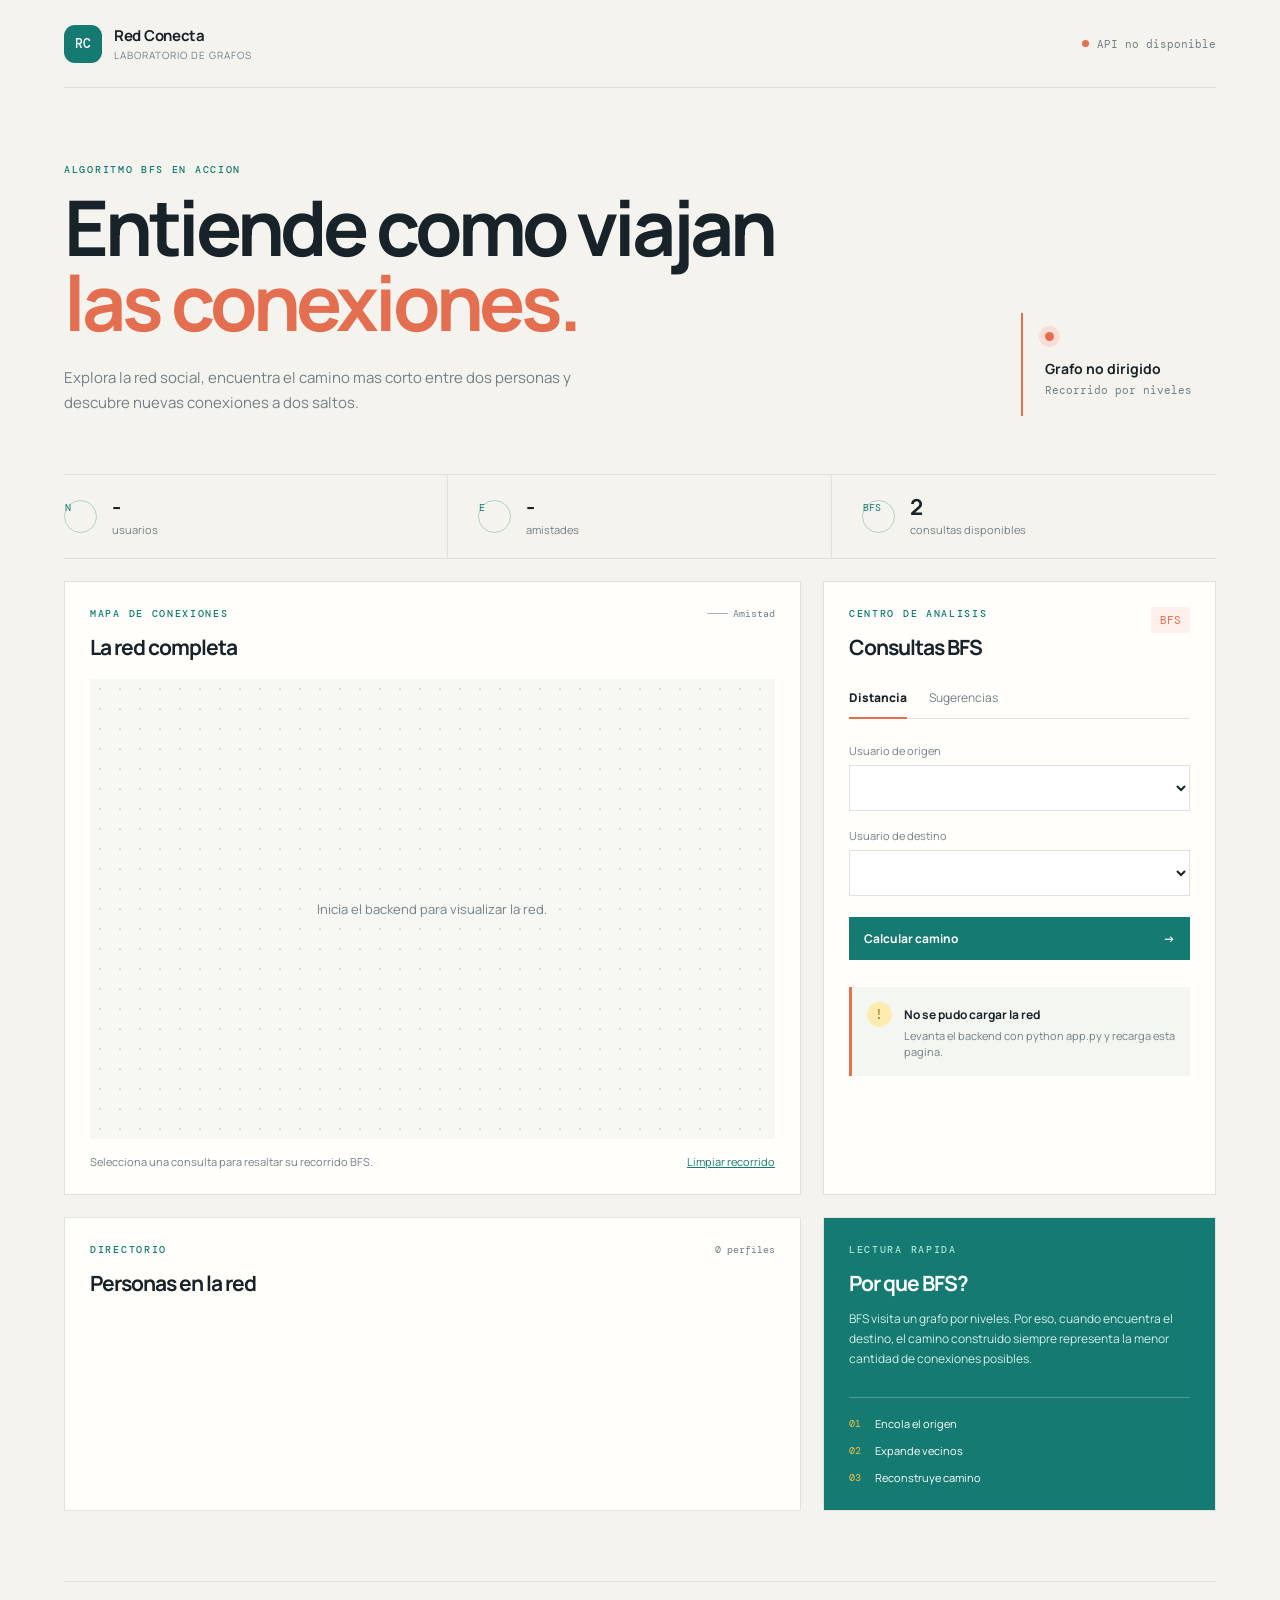
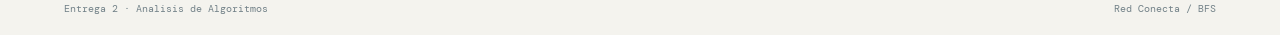
<file: Entrega2_Grafos/frontend/index.html>
<!doctype html> 
<html lang="es">
<head>
  <meta charset="utf-8">
  <meta name="viewport" content="width=device-width, initial-scale=1">
  <title>Red Conecta | Explorador BFS</title>
  <link rel="stylesheet" href="styles.css">
</head>
<body>
  <div class="app-shell">
    <header class="topbar">
      <a class="brand" href="#inicio" aria-label="Red Conecta, inicio">
        <span class="brand-mark">RC</span>
        <span><strong>Red Conecta</strong><small>Laboratorio de grafos</small></span>
      </a>
      <div class="api-status"><span id="status-dot"></span><span id="status-text">Conectando con la API...</span></div>
    </header>

    <main id="inicio">
      <section class="hero">
        <div>
          <p class="eyebrow">Algoritmo BFS en accion</p>
          <h1>Entiende como viajan<br><em>las conexiones.</em></h1>
          <p class="hero-copy">Explora la red social, encuentra el camino mas corto entre dos personas y descubre nuevas conexiones a dos saltos.</p>
        </div>
        <div class="hero-badge"><span class="pulse"></span><strong>Grafo no dirigido</strong><small>Recorrido por niveles</small></div>
      </section>

      <section class="metrics" aria-label="Resumen de la red">
        <article><span class="metric-icon">N</span><div><strong id="users-count">-</strong><span>usuarios</span></div></article>
        <article><span class="metric-icon">E</span><div><strong id="edges-count">-</strong><span>amistades</span></div></article>
        <article><span class="metric-icon">BFS</span><div><strong>2</strong><span>consultas disponibles</span></div></article>
      </section>

      <section class="workspace-grid">
        <article class="panel graph-panel">
          <div class="panel-heading"><div><p class="eyebrow">Mapa de conexiones</p><h2>La red completa</h2></div><span class="legend"><i class="legend-line"></i>Amistad</span></div>
          <div class="graph-stage"><canvas id="graph-canvas" aria-label="Visualizacion del grafo de amistades"></canvas><div id="graph-empty" class="empty-state">Inicia el backend para visualizar la red.</div></div>
          <div class="graph-footer"><span id="graph-caption">Selecciona una consulta para resaltar su recorrido BFS.</span><button id="reset-graph" class="text-button" type="button">Limpiar recorrido</button></div>
        </article>

        <aside class="panel controls-panel">
          <div class="panel-heading"><div><p class="eyebrow">Centro de analisis</p><h2>Consultas BFS</h2></div><span class="bfs-chip">BFS</span></div>
          <div class="tabs" role="tablist"><button class="tab active" data-tab="distance" role="tab" type="button">Distancia</button><button class="tab" data-tab="suggestions" role="tab" type="button">Sugerencias</button></div>

          <form id="distance-form" class="query-form">
            <label>Usuario de origen<select id="origin-select" required></select></label>
            <label>Usuario de destino<select id="destination-select" required></select></label>
            <button class="primary-button" type="submit">Calcular camino <span>-></span></button>
          </form>
          <form id="suggestions-form" class="query-form hidden">
            <label>Buscar conexiones para<select id="suggestion-select" required></select></label>
            <button class="primary-button" type="submit">Buscar sugerencias <span>-></span></button>
          </form>
          <div id="result" class="result-panel" aria-live="polite"><span class="result-mark">?</span><div><strong>Listo para explorar</strong><p>Elige una consulta para ver como BFS recorre la red.</p></div></div>
        </aside>
      </section>

      <section class="lower-grid">
        <article class="panel people-panel"><div class="panel-heading"><div><p class="eyebrow">Directorio</p><h2>Personas en la red</h2></div><span id="people-count" class="muted">0 perfiles</span></div><div id="people-list" class="people-list"></div></article>
        <article class="panel algorithm-panel"><p class="eyebrow">Lectura rapida</p><h2>Por que BFS?</h2><p>BFS visita un grafo por niveles. Por eso, cuando encuentra el destino, el camino construido siempre representa la menor cantidad de conexiones posibles.</p><div class="algorithm-steps"><span><b>01</b>Encola el origen</span><span><b>02</b>Expande vecinos</span><span><b>03</b>Reconstruye camino</span></div></article>
      </section>
    </main>
    <footer><span>Entrega 2 · Analisis de Algoritmos</span><span>Red Conecta / BFS</span></footer>
  </div>
  <script type="module" src="app.js"></script>
</body>
</html>
</file>
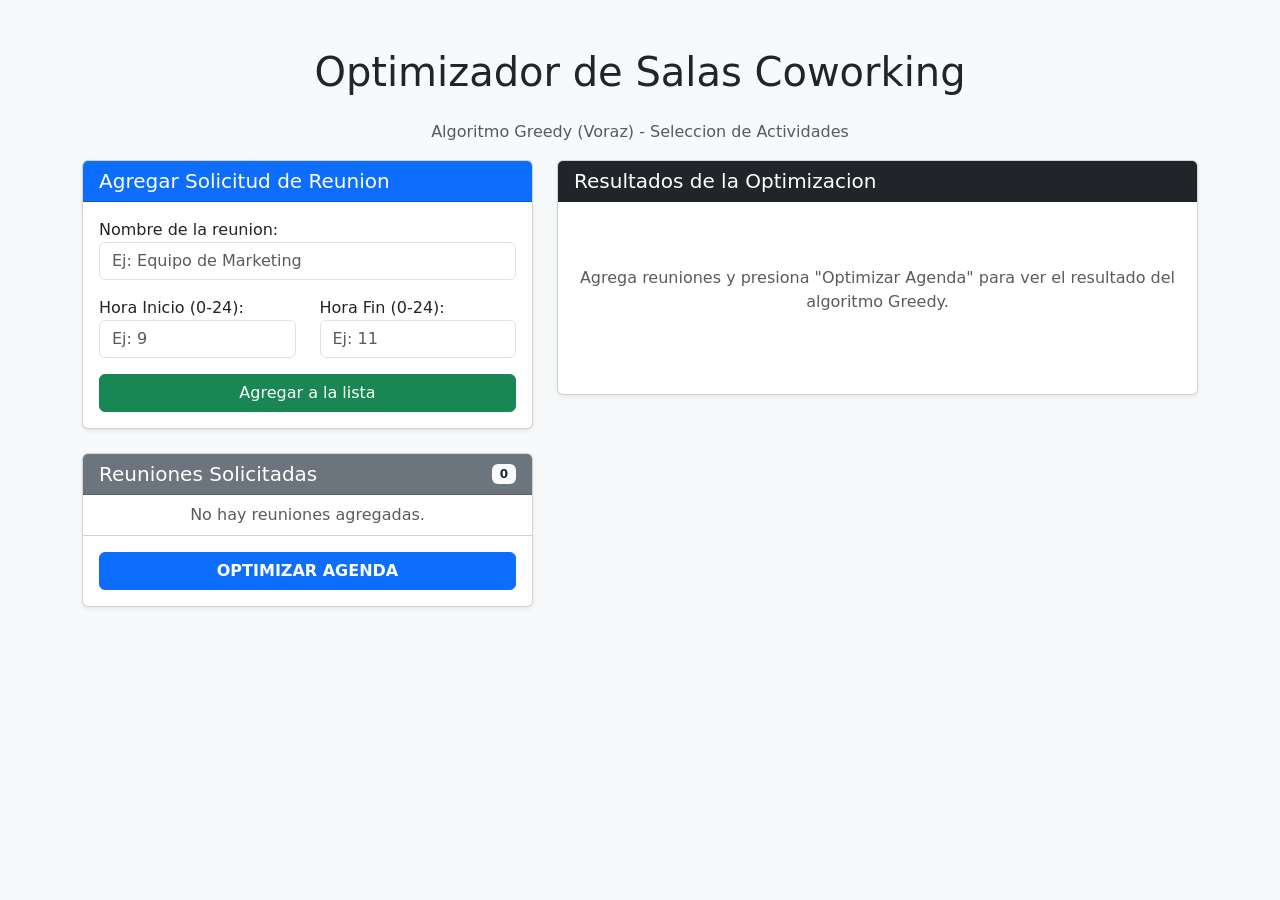
<file: target/classes/static/index.html>
<!DOCTYPE html>
<html lang="es">
<head>
    <meta charset="UTF-8">
    <meta name="viewport" content="width=device-width, initial-scale=1.0">
    <title>Optimizador de Coworking - Algoritmo Greedy</title>
    <link href="https://cdn.jsdelivr.net/npm/bootstrap@5.3.0/dist/css/bootstrap.min.css" rel="stylesheet">
</head>
<body class="bg-light">

<div class="container mt-5">
    <h1 class="text-center mb-4">Optimizador de Salas Coworking</h1>
    <p class="text-center text-muted">Algoritmo Greedy (Voraz) - Seleccion de Actividades</p>

    <div class="row">
        <!-- Panel Izquierdo: Formulario ingreso -->
        <div class="col-md-5">
            <div class="card shadow-sm mb-4">
                <div class="card-header bg-primary text-white">
                    <h5 class="card-title mb-0">Agregar Solicitud de Reunion</h5>
                </div>
                <div class="card-body">
                    <div class="mb-3">
                        <label>Nombre de la reunion:</label>
                        <input type="text" id="nombre" class="form-control" placeholder="Ej: Equipo de Marketing" required>
                    </div>
                    <div class="row mb-3">
                        <div class="col">
                            <label>Hora Inicio (0-24):</label>
                            <input type="number" id="inicio" class="form-control" placeholder="Ej: 9" min="0" max="23" required>
                        </div>
                        <div class="col">
                            <label>Hora Fin (0-24):</label>
                            <input type="number" id="fin" class="form-control" placeholder="Ej: 11" min="1" max="24" required>
                        </div>
                    </div>
                    <button class="btn btn-success w-100" onclick="agregarReunion()">Agregar a la lista</button>
                </div>
            </div>

            <!-- Lista reuniones agregadas -->
            <div class="card shadow-sm">
                <div class="card-header bg-secondary text-white d-flex justify-content-between align-items-center">
                    <h5 class="card-title mb-0">Reuniones Solicitadas</h5>
                    <span id="contador" class="badge bg-light text-dark">0</span>
                </div>
                <ul class="list-group list-group-flush" id="listaReuniones">
                    <li class="list-group-item text-muted text-center" id="mensajeVacio">No hay reuniones agregadas.</li>
                </ul>
                <div class="card-body">
                    <button class="btn btn-primary w-100 fw-bold" onclick="optimizarAgenda()">OPTIMIZAR AGENDA</button>
                </div>
            </div>
        </div>

        <!-- Panel Derecho: Resultados Algoritmo -->
        <div class="col-md-7">
            <div class="card shadow-sm">
                <div class="card-header bg-dark text-white">
                    <h5 class="card-title mb-0">Resultados de la Optimizacion</h5>
                </div>
                <div class="card-body">
                    <div id="resultados" style="display: none;">
                        <h5 class="text-success">Reuniones Aprobadas (Sala Ocupada)</h5>
                        <p class="text-muted small">El algoritmo selecciono estas reuniones para maximizar el uso de la sala.</p>
                        <ul class="list-group mb-4" id="listaAprobadas"></ul>

                        <h5 class="text-danger">Reuniones Rechazadas</h5>
                        <p class="text-muted small">Estas reuniones se cruzaban con las aprobadas y tuvieron que ser descartadas.</p>
                        <ul class="list-group" id="listaRechazadas"></ul>
                    </div>
                    <div id="resultadoVacio" class="text-center text-muted py-5">
                        <p>Agrega reuniones y presiona "Optimizar Agenda" para ver el resultado del algoritmo Greedy.</p>
                    </div>
                </div>
            </div>
        </div>
    </div>
</div>


<!-- Logica en JS -->
<script>
    let reuniones = [];

    // Funcion para agregar una reunion a la lista visual y al arreglo
    function agregarReunion() {
        const nombre = document.getElementById('nombre').value;
        const inicio = parseInt(document.getElementById('inicio').value);
        const fin = parseInt(document.getElementById('fin').value);

        if (!nombre || isNaN(inicio) || isNaN(fin)) {
            alert('Por favor, llena todos los campos.');
            return;
        }
        if (inicio >= fin) {
            alert('La hora de inicio debe ser menor a la hora de fin.');
            return;
        }

        const reunion = { nombre, inicio, fin };
        reuniones.push(reunion);

        actualizarListaVisual();
        
        // limpia formulario
        document.getElementById('nombre').value = '';
        document.getElementById('inicio').value = '';
        document.getElementById('fin').value = '';
        document.getElementById('nombre').focus();
    }

    function actualizarListaVisual() {
        const lista = document.getElementById('listaReuniones');
        lista.innerHTML = ''; // Limpiar lista
        
        if (reuniones.length === 0) {
            lista.innerHTML = '<li class="list-group-item text-muted text-center">No hay reuniones agregadas.</li>';
        } else {
            reuniones.forEach(r => {
                lista.innerHTML += `<li class="list-group-item"><strong>${r.nombre}</strong> <br> ${r.inicio}:00 a ${r.fin}:00</li>`;
            });
        }
        document.getElementById('contador').innerText = reuniones.length;
    }

    // Funcion que llama al backend de java
    async function optimizarAgenda() {
        if (reuniones.length === 0) {
            alert('Primero agrega reuniones a la lista.');
            return;
        }

        try {
            // llamamos controlador Java
            const response = await fetch('/api/reuniones/optimizar', {
                method: 'POST',
                headers: {
                    'Content-Type': 'application/json'
                },
                body: JSON.stringify(reuniones)
            });

            if (response.ok) {
                const aprobadas = await response.json();
                mostrarResultados(aprobadas);
            } else {
                alert('Hubo un error al optimizar.');
            }
        } catch (error) {
            console.error('Error:', error);
            alert('Error de conexión con el servidor Java.');
        }
    }

    function mostrarResultados(aprobadas) {
        document.getElementById('resultadoVacio').style.display = 'none';
        document.getElementById('resultados').style.display = 'block';

        const listaAprobadas = document.getElementById('listaAprobadas');
        const listaRechazadas = document.getElementById('listaRechazadas');
        
        listaAprobadas.innerHTML = '';
        listaRechazadas.innerHTML = '';

        // nombres de las aprobadas y cuales fueron rechazadas
        const nombresAprobadas = aprobadas.map(a => a.nombre);

        // llenar listas
        reuniones.forEach(r => {
            const esAprobada = nombresAprobadas.includes(r.nombre);
            const htmlItem = `<li class="list-group-item ${esAprobada ? 'list-group-item-success' : 'list-group-item-danger'}">
                                <strong>${r.nombre}</strong> (${r.inicio}:00 a ${r.fin}:00)
                              </li>`;
            
            if (esAprobada) {
                listaAprobadas.innerHTML += htmlItem;
            } else {
                listaRechazadas.innerHTML += htmlItem;
            }
        });
    }
</script>
</body>
</html>
</file>
<file: Entrega2_Grafos/frontend/styles.css>
@import url('https://fonts.googleapis.com/css2?family=DM+Mono:wght@400;500&family=Manrope:wght@400;500;600;700;800&display=swap');

:root { --ink: #182229; --muted: #718087; --paper: #f4f3ee; --panel: #fffefa; --line: #dfe3df; --teal: #157b72; --coral: #e46e50; --yellow: #f0bf45; --soft-teal: #e2f0ec; }
* { box-sizing: border-box; }
body { margin: 0; color: var(--ink); background: var(--paper); font-family: Manrope, sans-serif; }
button, select { font: inherit; }
button { cursor: pointer; }
.app-shell { max-width: 1440px; margin: auto; padding: 0 5vw; }
.topbar { height: 88px; display: flex; align-items: center; justify-content: space-between; border-bottom: 1px solid var(--line); }
.brand { display: flex; align-items: center; gap: 12px; color: var(--ink); text-decoration: none; }
.brand-mark { display: grid; place-items: center; width: 38px; height: 38px; color: white; background: var(--teal); border-radius: 11px; font: 500 13px 'DM Mono', monospace; }
.brand strong, .brand small { display: block; }.brand strong { font-size: 15px; letter-spacing: -.3px; }.brand small { margin-top: 2px; color: var(--muted); font-size: 10px; text-transform: uppercase; letter-spacing: 1px; }
.api-status { display: flex; align-items: center; gap: 8px; color: var(--muted); font: 11px 'DM Mono', monospace; }.api-status span:first-child { width: 7px; height: 7px; background: var(--yellow); border-radius: 50%; }.api-status.online span:first-child { background: var(--teal); }.api-status.error span:first-child { background: var(--coral); }
.hero { display: flex; align-items: end; justify-content: space-between; padding: 75px 0 58px; }.eyebrow { margin: 0 0 13px; color: var(--teal); font: 500 10px 'DM Mono', monospace; letter-spacing: 1.7px; text-transform: uppercase; }.hero h1 { margin: 0; font-size: clamp(42px, 6vw, 78px); line-height: .98; letter-spacing: -4px; }.hero h1 em { color: var(--coral); font-style: normal; }.hero-copy { max-width: 520px; margin: 25px 0 0; color: var(--muted); font-size: 15px; line-height: 1.7; }.hero-badge { display: flex; flex-direction: column; gap: 5px; min-width: 195px; padding: 19px 22px; border-left: 2px solid var(--coral); }.hero-badge strong { font-size: 14px; }.hero-badge small { color: var(--muted); font: 11px 'DM Mono', monospace; }.pulse { width: 9px; height: 9px; margin-bottom: 13px; background: var(--coral); border-radius: 50%; box-shadow: 0 0 0 6px #f9ddd6; }
.metrics { display: grid; grid-template-columns: repeat(3, 1fr); border-top: 1px solid var(--line); border-bottom: 1px solid var(--line); }.metrics article { display: flex; align-items: center; gap: 15px; padding: 21px 0; border-right: 1px solid var(--line); }.metrics article:not(:first-child) { padding-left: 30px; }.metrics article:last-child { border: 0; }.metric-icon { display: grid; place-items: center; width: 33px; height: 33px; color: var(--teal); border: 1px solid #abd3cc; border-radius: 50%; font: 10px 'DM Mono', monospace; }.metrics strong, .metrics span { display: block; }.metrics strong { font-size: 22px; line-height: 1; }.metrics div span { margin-top: 4px; color: var(--muted); font-size: 11px; }
.workspace-grid, .lower-grid { display: grid; grid-template-columns: minmax(0, 1.5fr) minmax(330px, .8fr); gap: 22px; margin-top: 22px; }.lower-grid { grid-template-columns: 1.5fr .8fr; margin-bottom: 70px; }.panel { background: var(--panel); border: 1px solid var(--line); }.graph-panel, .controls-panel, .people-panel, .algorithm-panel { padding: 25px; }.panel-heading { display: flex; justify-content: space-between; align-items: start; }.panel h2 { margin: 0; font-size: 21px; letter-spacing: -1px; }.legend, .muted { color: var(--muted); font: 10px 'DM Mono', monospace; }.legend-line { display: inline-block; width: 21px; margin: 0 5px 3px 0; border-top: 1px solid #a8b4b0; }
.graph-stage { position: relative; height: 460px; margin: 18px 0 0; overflow: hidden; background-color: #f7f8f4; background-image: radial-gradient(#d7dfdb 1px, transparent 1px); background-size: 20px 20px; }.graph-stage canvas { width: 100%; height: 100%; }.empty-state { position: absolute; inset: 0; display: grid; place-items: center; color: var(--muted); font-size: 13px; }.graph-footer { display: flex; justify-content: space-between; gap: 12px; padding-top: 15px; color: var(--muted); font-size: 11px; }.text-button { padding: 0; color: var(--teal); background: none; border: 0; font-size: 11px; text-decoration: underline; }
.bfs-chip { padding: 6px 9px; color: var(--coral); background: #fff0eb; font: 11px 'DM Mono', monospace; }.tabs { display: flex; gap: 22px; margin: 28px 0 24px; border-bottom: 1px solid var(--line); }.tab { position: relative; padding: 0 0 12px; color: var(--muted); background: none; border: 0; font-size: 12px; }.tab.active { color: var(--ink); font-weight: 800; }.tab.active::after { position: absolute; right: 0; bottom: -1px; left: 0; height: 2px; background: var(--coral); content: ''; }.query-form { display: grid; gap: 17px; }.query-form label { display: grid; gap: 7px; color: var(--muted); font-size: 11px; }.query-form select { width: 100%; padding: 12px 13px; color: var(--ink); background: white; border: 1px solid var(--line); border-radius: 0; font-size: 13px; }.primary-button { display: flex; justify-content: space-between; align-items: center; margin-top: 4px; padding: 13px 15px; color: white; background: var(--teal); border: 0; font-size: 12px; font-weight: 700; }.primary-button:hover { background: #0e625b; }.result-panel { display: flex; gap: 12px; margin-top: 27px; padding: 15px; background: #f4f6f1; border-left: 3px solid var(--yellow); }.result-mark { display: grid; place-items: center; flex: 0 0 25px; height: 25px; color: #9c7310; background: #ffebaf; border-radius: 50%; font: 13px 'DM Mono', monospace; }.result-panel strong { font-size: 12px; }.result-panel p { margin: 4px 0 0; color: var(--muted); font-size: 11px; line-height: 1.5; }.hidden { display: none; }
.people-list { display: grid; grid-template-columns: repeat(4, 1fr); gap: 9px; margin-top: 22px; }.person { display: flex; align-items: center; gap: 9px; min-width: 0; padding: 10px; border: 1px solid var(--line); }.avatar { display: grid; place-items: center; flex: 0 0 29px; width: 29px; height: 29px; background: var(--soft-teal); border-radius: 50%; font-size: 15px; }.person strong { display: block; overflow: hidden; font-size: 11px; text-overflow: ellipsis; white-space: nowrap; }.person small { color: var(--muted); font: 9px 'DM Mono', monospace; }.algorithm-panel { background: var(--teal); color: white; }.algorithm-panel .eyebrow { color: #a8e2d8; }.algorithm-panel p:not(.eyebrow) { max-width: 340px; color: #d2eeea; font-size: 12px; line-height: 1.7; }.algorithm-steps { display: grid; gap: 12px; margin-top: 27px; padding-top: 18px; border-top: 1px solid #4e9d95; }.algorithm-steps span { display: flex; gap: 14px; align-items: center; font-size: 11px; }.algorithm-steps b { color: var(--yellow); font: 10px 'DM Mono', monospace; } footer { display: flex; justify-content: space-between; padding: 20px 0; color: var(--muted); border-top: 1px solid var(--line); font: 10px 'DM Mono', monospace; }
@media (max-width: 800px) { .hero { display: block; padding: 54px 0 40px; }.hero h1 { letter-spacing: -2px; }.hero-badge { margin-top: 35px; }.workspace-grid, .lower-grid { grid-template-columns: 1fr; }.graph-stage { height: 390px; }.people-list { grid-template-columns: repeat(2, 1fr); } }
@media (max-width: 480px) { .app-shell { padding: 0 18px; }.topbar { height: 72px; }.api-status { max-width: 100px; font-size: 9px; }.metrics article, .metrics article:not(:first-child) { gap: 8px; padding: 15px 7px; }.metric-icon { width: 27px; height: 27px; font-size: 8px; }.metrics strong { font-size: 17px; }.metrics div span { font-size: 9px; }.graph-panel, .controls-panel, .people-panel, .algorithm-panel { padding: 18px; }.graph-stage { height: 330px; }.graph-footer { display: block; line-height: 1.6; }.graph-footer button { margin-top: 8px; }.hero h1 { font-size: 45px; } footer { display: block; line-height: 2; } }
</file>
